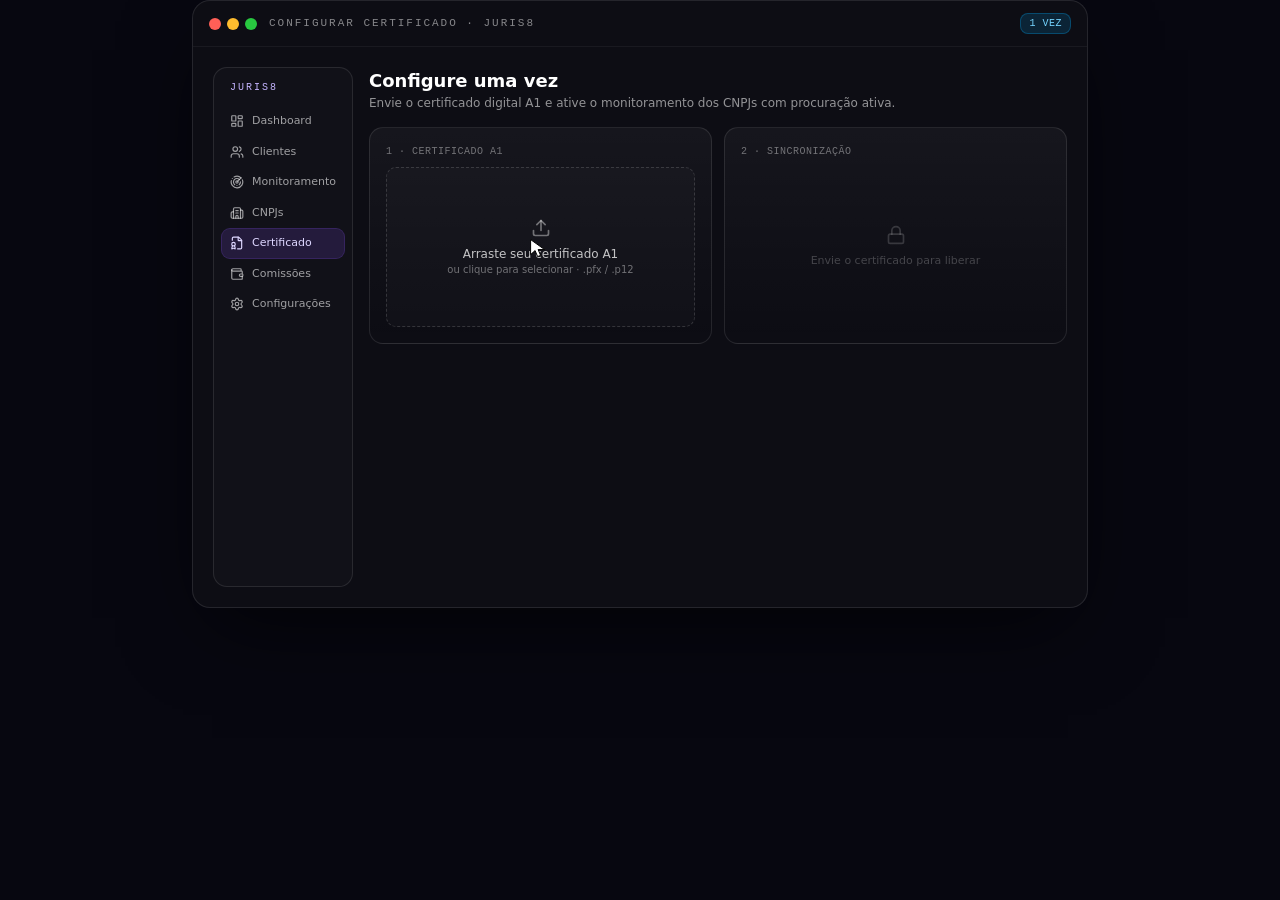
<file: site/mockup9-embed/dist/index.html>
<!doctype html>
<html lang="pt-BR">
  <head>
    <meta charset="UTF-8" />
    <meta name="viewport" content="width=device-width, initial-scale=1.0" />
    <title>Configurar certificado · Juris8</title>
    <script type="module" crossorigin src="./assets/index-D5YeOlk5.js"></script>
    <link rel="stylesheet" crossorigin href="./assets/index-BqpAtRty.css">
  </head>
  <body>
    <div id="root"></div>
  </body>
</html>
</file>
<file: site/mockup9-embed/dist/assets/index-BqpAtRty.css>
/*! tailwindcss v4.2.4 | MIT License | https://tailwindcss.com */
@layer properties{@supports (((-webkit-hyphens:none)) and (not (margin-trim:inline))) or ((-moz-orient:inline) and (not (color:rgb(from red r g b)))){*,:before,:after,::backdrop{--tw-space-y-reverse:0;--tw-divide-y-reverse:0;--tw-border-style:solid;--tw-gradient-position:initial;--tw-gradient-from:#0000;--tw-gradient-via:#0000;--tw-gradient-to:#0000;--tw-gradient-stops:initial;--tw-gradient-via-stops:initial;--tw-gradient-from-position:0%;--tw-gradient-via-position:50%;--tw-gradient-to-position:100%;--tw-font-weight:initial;--tw-tracking:initial;--tw-shadow:0 0 #0000;--tw-shadow-color:initial;--tw-shadow-alpha:100%;--tw-inset-shadow:0 0 #0000;--tw-inset-shadow-color:initial;--tw-inset-shadow-alpha:100%;--tw-ring-color:initial;--tw-ring-shadow:0 0 #0000;--tw-inset-ring-color:initial;--tw-inset-ring-shadow:0 0 #0000;--tw-ring-inset:initial;--tw-ring-offset-width:0px;--tw-ring-offset-color:#fff;--tw-ring-offset-shadow:0 0 #0000;--tw-backdrop-blur:initial;--tw-backdrop-brightness:initial;--tw-backdrop-contrast:initial;--tw-backdrop-grayscale:initial;--tw-backdrop-hue-rotate:initial;--tw-backdrop-invert:initial;--tw-backdrop-opacity:initial;--tw-backdrop-saturate:initial;--tw-backdrop-sepia:initial;--tw-animation-delay:0s;--tw-animation-direction:normal;--tw-animation-duration:initial;--tw-animation-fill-mode:none;--tw-animation-iteration-count:1;--tw-enter-opacity:1;--tw-enter-rotate:0;--tw-enter-scale:1;--tw-enter-translate-x:0;--tw-enter-translate-y:0;--tw-exit-opacity:1;--tw-exit-rotate:0;--tw-exit-scale:1;--tw-exit-translate-x:0;--tw-exit-translate-y:0}}}@layer theme{:root,:host{--font-sans:ui-sans-serif, system-ui, sans-serif, "Apple Color Emoji", "Segoe UI Emoji", "Segoe UI Symbol", "Noto Color Emoji";--font-mono:ui-monospace, SFMono-Regular, Menlo, Monaco, Consolas, "Liberation Mono", "Courier New", monospace;--color-amber-300:oklch(87.9% .169 91.605);--color-amber-500:oklch(76.9% .188 70.08);--color-emerald-100:oklch(95% .052 163.051);--color-emerald-200:oklch(90.5% .093 164.15);--color-emerald-300:oklch(84.5% .143 164.978);--color-emerald-400:oklch(76.5% .177 163.223);--color-emerald-500:oklch(69.6% .17 162.48);--color-sky-100:oklch(95.1% .026 236.824);--color-sky-300:oklch(82.8% .111 230.318);--color-sky-500:oklch(68.5% .169 237.323);--color-violet-100:oklch(94.3% .029 294.588);--color-violet-200:oklch(89.4% .057 293.283);--color-violet-300:oklch(81.1% .111 293.571);--color-violet-500:oklch(60.6% .25 292.717);--color-black:#000;--color-white:#fff;--spacing:.25rem;--container-4xl:56rem;--text-xs:.75rem;--text-xs--line-height:calc(1 / .75);--text-sm:.875rem;--text-sm--line-height:calc(1.25 / .875);--text-base:1rem;--text-base--line-height:calc(1.5 / 1);--text-lg:1.125rem;--text-lg--line-height:calc(1.75 / 1.125);--font-weight-medium:500;--font-weight-semibold:600;--tracking-wider:.05em;--tracking-widest:.1em;--animate-spin:spin 1s linear infinite;--blur-sm:8px;--default-transition-duration:.15s;--default-transition-timing-function:cubic-bezier(.4, 0, .2, 1);--default-font-family:var(--font-sans);--default-mono-font-family:var(--font-mono);--color-background:var(--background);--color-foreground:var(--foreground);--color-border:var(--border)}}@layer base{*,:after,:before,::backdrop{box-sizing:border-box;border:0 solid;margin:0;padding:0}::file-selector-button{box-sizing:border-box;border:0 solid;margin:0;padding:0}html,:host{-webkit-text-size-adjust:100%;tab-size:4;line-height:1.5;font-family:var(--default-font-family,ui-sans-serif, system-ui, sans-serif, "Apple Color Emoji", "Segoe UI Emoji", "Segoe UI Symbol", "Noto Color Emoji");font-feature-settings:var(--default-font-feature-settings,normal);font-variation-settings:var(--default-font-variation-settings,normal);-webkit-tap-highlight-color:transparent}hr{height:0;color:inherit;border-top-width:1px}abbr:where([title]){-webkit-text-decoration:underline dotted;text-decoration:underline dotted}h1,h2,h3,h4,h5,h6{font-size:inherit;font-weight:inherit}a{color:inherit;-webkit-text-decoration:inherit;-webkit-text-decoration:inherit;-webkit-text-decoration:inherit;-webkit-text-decoration:inherit;text-decoration:inherit}b,strong{font-weight:bolder}code,kbd,samp,pre{font-family:var(--default-mono-font-family,ui-monospace, SFMono-Regular, Menlo, Monaco, Consolas, "Liberation Mono", "Courier New", monospace);font-feature-settings:var(--default-mono-font-feature-settings,normal);font-variation-settings:var(--default-mono-font-variation-settings,normal);font-size:1em}small{font-size:80%}sub,sup{vertical-align:baseline;font-size:75%;line-height:0;position:relative}sub{bottom:-.25em}sup{top:-.5em}table{text-indent:0;border-color:inherit;border-collapse:collapse}:-moz-focusring{outline:auto}progress{vertical-align:baseline}summary{display:list-item}ol,ul,menu{list-style:none}img,svg,video,canvas,audio,iframe,embed,object{vertical-align:middle;display:block}img,video{max-width:100%;height:auto}button,input,select,optgroup,textarea{font:inherit;font-feature-settings:inherit;font-variation-settings:inherit;letter-spacing:inherit;color:inherit;opacity:1;background-color:#0000;border-radius:0}::file-selector-button{font:inherit;font-feature-settings:inherit;font-variation-settings:inherit;letter-spacing:inherit;color:inherit;opacity:1;background-color:#0000;border-radius:0}:where(select:is([multiple],[size])) optgroup{font-weight:bolder}:where(select:is([multiple],[size])) optgroup option{padding-inline-start:20px}::file-selector-button{margin-inline-end:4px}::placeholder{opacity:1}@supports (not ((-webkit-appearance:-apple-pay-button))) or (contain-intrinsic-size:1px){::placeholder{color:currentColor}@supports (color:color-mix(in lab, red, red)){::placeholder{color:color-mix(in oklab, currentcolor 50%, transparent)}}}textarea{resize:vertical}::-webkit-search-decoration{-webkit-appearance:none}::-webkit-date-and-time-value{min-height:1lh;text-align:inherit}::-webkit-datetime-edit{display:inline-flex}::-webkit-datetime-edit-fields-wrapper{padding:0}::-webkit-datetime-edit{padding-block:0}::-webkit-datetime-edit-year-field{padding-block:0}::-webkit-datetime-edit-month-field{padding-block:0}::-webkit-datetime-edit-day-field{padding-block:0}::-webkit-datetime-edit-hour-field{padding-block:0}::-webkit-datetime-edit-minute-field{padding-block:0}::-webkit-datetime-edit-second-field{padding-block:0}::-webkit-datetime-edit-millisecond-field{padding-block:0}::-webkit-datetime-edit-meridiem-field{padding-block:0}::-webkit-calendar-picker-indicator{line-height:1}:-moz-ui-invalid{box-shadow:none}button,input:where([type=button],[type=reset],[type=submit]){appearance:button}::file-selector-button{appearance:button}::-webkit-inner-spin-button{height:auto}::-webkit-outer-spin-button{height:auto}[hidden]:where(:not([hidden=until-found])){display:none!important}*{border-color:var(--color-border)}body{background-color:var(--color-background);color:var(--color-foreground)}}@layer components;@layer utilities{.visible{visibility:visible}.absolute{position:absolute}.relative{position:relative}.inset-0{inset:calc(var(--spacing) * 0)}.-top-2{top:calc(var(--spacing) * -2)}.-left-2{left:calc(var(--spacing) * -2)}.z-40{z-index:40}.mx-auto{margin-inline:auto}.mt-2{margin-top:calc(var(--spacing) * 2)}.mt-4{margin-top:calc(var(--spacing) * 4)}.mb-1{margin-bottom:calc(var(--spacing) * 1)}.mb-2{margin-bottom:calc(var(--spacing) * 2)}.mb-3{margin-bottom:calc(var(--spacing) * 3)}.flex{display:flex}.grid{display:grid}.hidden{display:none}.h-3{height:calc(var(--spacing) * 3)}.h-3\.5{height:calc(var(--spacing) * 3.5)}.h-4{height:calc(var(--spacing) * 4)}.h-5{height:calc(var(--spacing) * 5)}.h-6{height:calc(var(--spacing) * 6)}.h-\[160px\]{height:160px}.min-h-\[520px\]{min-height:520px}.min-h-screen{min-height:100vh}.w-3{width:calc(var(--spacing) * 3)}.w-3\.5{width:calc(var(--spacing) * 3.5)}.w-4{width:calc(var(--spacing) * 4)}.w-5{width:calc(var(--spacing) * 5)}.w-6{width:calc(var(--spacing) * 6)}.w-20{width:calc(var(--spacing) * 20)}.w-\[360px\]{width:360px}.w-full{width:100%}.w-px{width:1px}.max-w-4xl{max-width:var(--container-4xl)}.flex-1{flex:1}.animate-spin{animation:var(--animate-spin)}.grid-cols-2{grid-template-columns:repeat(2,minmax(0,1fr))}.grid-cols-3{grid-template-columns:repeat(3,minmax(0,1fr))}.grid-cols-\[140px_1fr\]{grid-template-columns:140px 1fr}.flex-col{flex-direction:column}.flex-wrap{flex-wrap:wrap}.items-center{align-items:center}.justify-between{justify-content:space-between}.justify-center{justify-content:center}.justify-end{justify-content:flex-end}.gap-1{gap:calc(var(--spacing) * 1)}.gap-1\.5{gap:calc(var(--spacing) * 1.5)}.gap-2{gap:calc(var(--spacing) * 2)}.gap-3{gap:calc(var(--spacing) * 3)}.gap-4{gap:calc(var(--spacing) * 4)}:where(.space-y-0\.5>:not(:last-child)){--tw-space-y-reverse:0;margin-block-start:calc(calc(var(--spacing) * .5) * var(--tw-space-y-reverse));margin-block-end:calc(calc(var(--spacing) * .5) * calc(1 - var(--tw-space-y-reverse)))}:where(.space-y-2>:not(:last-child)){--tw-space-y-reverse:0;margin-block-start:calc(calc(var(--spacing) * 2) * var(--tw-space-y-reverse));margin-block-end:calc(calc(var(--spacing) * 2) * calc(1 - var(--tw-space-y-reverse)))}:where(.space-y-3>:not(:last-child)){--tw-space-y-reverse:0;margin-block-start:calc(calc(var(--spacing) * 3) * var(--tw-space-y-reverse));margin-block-end:calc(calc(var(--spacing) * 3) * calc(1 - var(--tw-space-y-reverse)))}:where(.space-y-4>:not(:last-child)){--tw-space-y-reverse:0;margin-block-start:calc(calc(var(--spacing) * 4) * var(--tw-space-y-reverse));margin-block-end:calc(calc(var(--spacing) * 4) * calc(1 - var(--tw-space-y-reverse)))}:where(.divide-y>:not(:last-child)){--tw-divide-y-reverse:0;border-bottom-style:var(--tw-border-style);border-top-style:var(--tw-border-style);border-top-width:calc(1px * var(--tw-divide-y-reverse));border-bottom-width:calc(1px * calc(1 - var(--tw-divide-y-reverse)))}:where(.divide-white\/5>:not(:last-child)){border-color:#ffffff0d}@supports (color:color-mix(in lab, red, red)){:where(.divide-white\/5>:not(:last-child)){border-color:color-mix(in oklab, var(--color-white) 5%, transparent)}}.truncate{text-overflow:ellipsis;white-space:nowrap;overflow:hidden}.rounded{border-radius:.25rem}.rounded-2xl{border-radius:calc(var(--radius) + 8px)}.rounded-full{border-radius:3.40282e38px}.rounded-lg{border-radius:var(--radius)}.rounded-md{border-radius:calc(var(--radius) - 2px)}.rounded-xl{border-radius:calc(var(--radius) + 4px)}.border{border-style:var(--tw-border-style);border-width:1px}.border-t{border-top-style:var(--tw-border-style);border-top-width:1px}.border-b{border-bottom-style:var(--tw-border-style);border-bottom-width:1px}.border-dashed{--tw-border-style:dashed;border-style:dashed}.border-amber-500\/30{border-color:#f99c004d}@supports (color:color-mix(in lab, red, red)){.border-amber-500\/30{border-color:color-mix(in oklab, var(--color-amber-500) 30%, transparent)}}.border-emerald-500\/20{border-color:#00bb7f33}@supports (color:color-mix(in lab, red, red)){.border-emerald-500\/20{border-color:color-mix(in oklab, var(--color-emerald-500) 20%, transparent)}}.border-emerald-500\/30{border-color:#00bb7f4d}@supports (color:color-mix(in lab, red, red)){.border-emerald-500\/30{border-color:color-mix(in oklab, var(--color-emerald-500) 30%, transparent)}}.border-sky-500\/30{border-color:#00a5ef4d}@supports (color:color-mix(in lab, red, red)){.border-sky-500\/30{border-color:color-mix(in oklab, var(--color-sky-500) 30%, transparent)}}.border-sky-500\/40{border-color:#00a5ef66}@supports (color:color-mix(in lab, red, red)){.border-sky-500\/40{border-color:color-mix(in oklab, var(--color-sky-500) 40%, transparent)}}.border-violet-300{border-color:var(--color-violet-300)}.border-violet-500\/30{border-color:#8d54ff4d}@supports (color:color-mix(in lab, red, red)){.border-violet-500\/30{border-color:color-mix(in oklab, var(--color-violet-500) 30%, transparent)}}.border-white\/5{border-color:#ffffff0d}@supports (color:color-mix(in lab, red, red)){.border-white\/5{border-color:color-mix(in oklab, var(--color-white) 5%, transparent)}}.border-white\/10{border-color:#ffffff1a}@supports (color:color-mix(in lab, red, red)){.border-white\/10{border-color:color-mix(in oklab, var(--color-white) 10%, transparent)}}.border-white\/15{border-color:#ffffff26}@supports (color:color-mix(in lab, red, red)){.border-white\/15{border-color:color-mix(in oklab, var(--color-white) 15%, transparent)}}.bg-\[\#0e0e16\]\/95{background-color:oklab(16.7879% .00415865 -.0161209/.95)}.bg-\[\#28c840\]{background-color:#28c840}.bg-\[\#13131c\]{background-color:#13131c}.bg-\[\#070710\]{background-color:#070710}.bg-\[\#febc2e\]{background-color:#febc2e}.bg-\[\#ff5f57\]{background-color:#ff5f57}.bg-amber-500\/15{background-color:#f99c0026}@supports (color:color-mix(in lab, red, red)){.bg-amber-500\/15{background-color:color-mix(in oklab, var(--color-amber-500) 15%, transparent)}}.bg-black\/55{background-color:#0000008c}@supports (color:color-mix(in lab, red, red)){.bg-black\/55{background-color:color-mix(in oklab, var(--color-black) 55%, transparent)}}.bg-emerald-500\/10{background-color:#00bb7f1a}@supports (color:color-mix(in lab, red, red)){.bg-emerald-500\/10{background-color:color-mix(in oklab, var(--color-emerald-500) 10%, transparent)}}.bg-emerald-500\/15{background-color:#00bb7f26}@supports (color:color-mix(in lab, red, red)){.bg-emerald-500\/15{background-color:color-mix(in oklab, var(--color-emerald-500) 15%, transparent)}}.bg-emerald-500\/20{background-color:#00bb7f33}@supports (color:color-mix(in lab, red, red)){.bg-emerald-500\/20{background-color:color-mix(in oklab, var(--color-emerald-500) 20%, transparent)}}.bg-emerald-500\/\[0\.06\]{background-color:#00bb7f0f}@supports (color:color-mix(in lab, red, red)){.bg-emerald-500\/\[0\.06\]{background-color:color-mix(in oklab, var(--color-emerald-500) 6%, transparent)}}.bg-sky-500\/10{background-color:#00a5ef1a}@supports (color:color-mix(in lab, red, red)){.bg-sky-500\/10{background-color:color-mix(in oklab, var(--color-sky-500) 10%, transparent)}}.bg-sky-500\/15{background-color:#00a5ef26}@supports (color:color-mix(in lab, red, red)){.bg-sky-500\/15{background-color:color-mix(in oklab, var(--color-sky-500) 15%, transparent)}}.bg-violet-500{background-color:var(--color-violet-500)}.bg-violet-500\/15{background-color:#8d54ff26}@supports (color:color-mix(in lab, red, red)){.bg-violet-500\/15{background-color:color-mix(in oklab, var(--color-violet-500) 15%, transparent)}}.bg-violet-500\/90{background-color:#8d54ffe6}@supports (color:color-mix(in lab, red, red)){.bg-violet-500\/90{background-color:color-mix(in oklab, var(--color-violet-500) 90%, transparent)}}.bg-violet-500\/\[0\.08\]{background-color:#8d54ff14}@supports (color:color-mix(in lab, red, red)){.bg-violet-500\/\[0\.08\]{background-color:color-mix(in oklab, var(--color-violet-500) 8%, transparent)}}.bg-white\/10{background-color:#ffffff1a}@supports (color:color-mix(in lab, red, red)){.bg-white\/10{background-color:color-mix(in oklab, var(--color-white) 10%, transparent)}}.bg-white\/70{background-color:#ffffffb3}@supports (color:color-mix(in lab, red, red)){.bg-white\/70{background-color:color-mix(in oklab, var(--color-white) 70%, transparent)}}.bg-white\/\[0\.02\]{background-color:#ffffff05}@supports (color:color-mix(in lab, red, red)){.bg-white\/\[0\.02\]{background-color:color-mix(in oklab, var(--color-white) 2%, transparent)}}.bg-white\/\[0\.03\]{background-color:#ffffff08}@supports (color:color-mix(in lab, red, red)){.bg-white\/\[0\.03\]{background-color:color-mix(in oklab, var(--color-white) 3%, transparent)}}.bg-white\/\[0\.04\]{background-color:#ffffff0a}@supports (color:color-mix(in lab, red, red)){.bg-white\/\[0\.04\]{background-color:color-mix(in oklab, var(--color-white) 4%, transparent)}}.bg-gradient-to-b{--tw-gradient-position:to bottom in oklab;background-image:linear-gradient(var(--tw-gradient-stops))}.from-white\/\[0\.04\]{--tw-gradient-from:#ffffff0a}@supports (color:color-mix(in lab, red, red)){.from-white\/\[0\.04\]{--tw-gradient-from:color-mix(in oklab, var(--color-white) 4%, transparent)}}.from-white\/\[0\.04\]{--tw-gradient-stops:var(--tw-gradient-via-stops,var(--tw-gradient-position), var(--tw-gradient-from) var(--tw-gradient-from-position), var(--tw-gradient-to) var(--tw-gradient-to-position))}.to-transparent{--tw-gradient-to:transparent;--tw-gradient-stops:var(--tw-gradient-via-stops,var(--tw-gradient-position), var(--tw-gradient-from) var(--tw-gradient-from-position), var(--tw-gradient-to) var(--tw-gradient-to-position))}.p-2{padding:calc(var(--spacing) * 2)}.p-3{padding:calc(var(--spacing) * 3)}.p-4{padding:calc(var(--spacing) * 4)}.p-5{padding:calc(var(--spacing) * 5)}.px-1\.5{padding-inline:calc(var(--spacing) * 1.5)}.px-2{padding-inline:calc(var(--spacing) * 2)}.px-2\.5{padding-inline:calc(var(--spacing) * 2.5)}.px-3{padding-inline:calc(var(--spacing) * 3)}.px-4{padding-inline:calc(var(--spacing) * 4)}.py-0\.5{padding-block:calc(var(--spacing) * .5)}.py-1{padding-block:calc(var(--spacing) * 1)}.py-1\.5{padding-block:calc(var(--spacing) * 1.5)}.py-2{padding-block:calc(var(--spacing) * 2)}.py-3{padding-block:calc(var(--spacing) * 3)}.pt-1{padding-top:calc(var(--spacing) * 1)}.text-center{text-align:center}.text-right{text-align:right}.font-mono{font-family:var(--font-mono)}.text-base{font-size:var(--text-base);line-height:var(--tw-leading,var(--text-base--line-height))}.text-lg{font-size:var(--text-lg);line-height:var(--tw-leading,var(--text-lg--line-height))}.text-sm{font-size:var(--text-sm);line-height:var(--tw-leading,var(--text-sm--line-height))}.text-xs{font-size:var(--text-xs);line-height:var(--tw-leading,var(--text-xs--line-height))}.text-\[9px\]{font-size:9px}.text-\[10px\]{font-size:10px}.text-\[11px\]{font-size:11px}.font-medium{--tw-font-weight:var(--font-weight-medium);font-weight:var(--font-weight-medium)}.font-semibold{--tw-font-weight:var(--font-weight-semibold);font-weight:var(--font-weight-semibold)}.tracking-\[0\.2em\]{--tw-tracking:.2em;letter-spacing:.2em}.tracking-\[0\.18em\]{--tw-tracking:.18em;letter-spacing:.18em}.tracking-wider{--tw-tracking:var(--tracking-wider);letter-spacing:var(--tracking-wider)}.tracking-widest{--tw-tracking:var(--tracking-widest);letter-spacing:var(--tracking-widest)}.text-amber-300{color:var(--color-amber-300)}.text-emerald-100{color:var(--color-emerald-100)}.text-emerald-200\/70{color:#a4f4cfb3}@supports (color:color-mix(in lab, red, red)){.text-emerald-200\/70{color:color-mix(in oklab, var(--color-emerald-200) 70%, transparent)}}.text-emerald-300{color:var(--color-emerald-300)}.text-emerald-400{color:var(--color-emerald-400)}.text-sky-100{color:var(--color-sky-100)}.text-sky-300{color:var(--color-sky-300)}.text-violet-100{color:var(--color-violet-100)}.text-violet-200{color:var(--color-violet-200)}.text-violet-300{color:var(--color-violet-300)}.text-white{color:var(--color-white)}.text-white\/30{color:#ffffff4d}@supports (color:color-mix(in lab, red, red)){.text-white\/30{color:color-mix(in oklab, var(--color-white) 30%, transparent)}}.text-white\/35{color:#ffffff59}@supports (color:color-mix(in lab, red, red)){.text-white\/35{color:color-mix(in oklab, var(--color-white) 35%, transparent)}}.text-white\/40{color:#fff6}@supports (color:color-mix(in lab, red, red)){.text-white\/40{color:color-mix(in oklab, var(--color-white) 40%, transparent)}}.text-white\/45{color:#ffffff73}@supports (color:color-mix(in lab, red, red)){.text-white\/45{color:color-mix(in oklab, var(--color-white) 45%, transparent)}}.text-white\/50{color:#ffffff80}@supports (color:color-mix(in lab, red, red)){.text-white\/50{color:color-mix(in oklab, var(--color-white) 50%, transparent)}}.text-white\/55{color:#ffffff8c}@supports (color:color-mix(in lab, red, red)){.text-white\/55{color:color-mix(in oklab, var(--color-white) 55%, transparent)}}.text-white\/60{color:#fff9}@supports (color:color-mix(in lab, red, red)){.text-white\/60{color:color-mix(in oklab, var(--color-white) 60%, transparent)}}.text-white\/70{color:#ffffffb3}@supports (color:color-mix(in lab, red, red)){.text-white\/70{color:color-mix(in oklab, var(--color-white) 70%, transparent)}}.text-white\/75{color:#ffffffbf}@supports (color:color-mix(in lab, red, red)){.text-white\/75{color:color-mix(in oklab, var(--color-white) 75%, transparent)}}.text-white\/80{color:#fffc}@supports (color:color-mix(in lab, red, red)){.text-white\/80{color:color-mix(in oklab, var(--color-white) 80%, transparent)}}.text-white\/85{color:#ffffffd9}@supports (color:color-mix(in lab, red, red)){.text-white\/85{color:color-mix(in oklab, var(--color-white) 85%, transparent)}}.text-white\/90{color:#ffffffe6}@supports (color:color-mix(in lab, red, red)){.text-white\/90{color:color-mix(in oklab, var(--color-white) 90%, transparent)}}.uppercase{text-transform:uppercase}.shadow-2xl{--tw-shadow:0 25px 50px -12px var(--tw-shadow-color,#00000040);box-shadow:var(--tw-inset-shadow), var(--tw-inset-ring-shadow), var(--tw-ring-offset-shadow), var(--tw-ring-shadow), var(--tw-shadow)}.shadow-\[0_6px_16px_-6px_rgba\(139\,92\,246\,0\.8\)\]{--tw-shadow:0 6px 16px -6px var(--tw-shadow-color,#8b5cf6cc);box-shadow:var(--tw-inset-shadow), var(--tw-inset-ring-shadow), var(--tw-ring-offset-shadow), var(--tw-ring-shadow), var(--tw-shadow)}.shadow-\[0_8px_20px_-8px_rgba\(139\,92\,246\,0\.7\)\]{--tw-shadow:0 8px 20px -8px var(--tw-shadow-color,#8b5cf6b3);box-shadow:var(--tw-inset-shadow), var(--tw-inset-ring-shadow), var(--tw-ring-offset-shadow), var(--tw-ring-shadow), var(--tw-shadow)}.shadow-\[0_30px_80px_-20px_rgba\(0\,0\,0\,0\.7\)\]{--tw-shadow:0 30px 80px -20px var(--tw-shadow-color,#000000b3);box-shadow:var(--tw-inset-shadow), var(--tw-inset-ring-shadow), var(--tw-ring-offset-shadow), var(--tw-ring-shadow), var(--tw-shadow)}.ring-1{--tw-ring-shadow:var(--tw-ring-inset,) 0 0 0 calc(1px + var(--tw-ring-offset-width)) var(--tw-ring-color,currentcolor);box-shadow:var(--tw-inset-shadow), var(--tw-inset-ring-shadow), var(--tw-ring-offset-shadow), var(--tw-ring-shadow), var(--tw-shadow)}.ring-violet-500\/30{--tw-ring-color:#8d54ff4d}@supports (color:color-mix(in lab, red, red)){.ring-violet-500\/30{--tw-ring-color:color-mix(in oklab, var(--color-violet-500) 30%, transparent)}}.backdrop-blur{--tw-backdrop-blur:blur(8px);-webkit-backdrop-filter:var(--tw-backdrop-blur,) var(--tw-backdrop-brightness,) var(--tw-backdrop-contrast,) var(--tw-backdrop-grayscale,) var(--tw-backdrop-hue-rotate,) var(--tw-backdrop-invert,) var(--tw-backdrop-opacity,) var(--tw-backdrop-saturate,) var(--tw-backdrop-sepia,);backdrop-filter:var(--tw-backdrop-blur,) var(--tw-backdrop-brightness,) var(--tw-backdrop-contrast,) var(--tw-backdrop-grayscale,) var(--tw-backdrop-hue-rotate,) var(--tw-backdrop-invert,) var(--tw-backdrop-opacity,) var(--tw-backdrop-saturate,) var(--tw-backdrop-sepia,)}.backdrop-blur-sm{--tw-backdrop-blur:blur(var(--blur-sm));-webkit-backdrop-filter:var(--tw-backdrop-blur,) var(--tw-backdrop-brightness,) var(--tw-backdrop-contrast,) var(--tw-backdrop-grayscale,) var(--tw-backdrop-hue-rotate,) var(--tw-backdrop-invert,) var(--tw-backdrop-opacity,) var(--tw-backdrop-saturate,) var(--tw-backdrop-sepia,);backdrop-filter:var(--tw-backdrop-blur,) var(--tw-backdrop-brightness,) var(--tw-backdrop-contrast,) var(--tw-backdrop-grayscale,) var(--tw-backdrop-hue-rotate,) var(--tw-backdrop-invert,) var(--tw-backdrop-opacity,) var(--tw-backdrop-saturate,) var(--tw-backdrop-sepia,)}.transition{transition-property:color,background-color,border-color,outline-color,text-decoration-color,fill,stroke,--tw-gradient-from,--tw-gradient-via,--tw-gradient-to,opacity,box-shadow,transform,translate,scale,rotate,filter,-webkit-backdrop-filter,backdrop-filter,display,content-visibility,overlay,pointer-events;transition-timing-function:var(--tw-ease,var(--default-transition-timing-function));transition-duration:var(--tw-duration,var(--default-transition-duration))}@media (hover:hover){.hover\:bg-white\/5:hover{background-color:#ffffff0d}@supports (color:color-mix(in lab, red, red)){.hover\:bg-white\/5:hover{background-color:color-mix(in oklab, var(--color-white) 5%, transparent)}}}@media (width>=40rem){.sm\:inline{display:inline}}}@property --tw-animation-delay{syntax:"*";inherits:false;initial-value:0s}@property --tw-animation-direction{syntax:"*";inherits:false;initial-value:normal}@property --tw-animation-duration{syntax:"*";inherits:false}@property --tw-animation-fill-mode{syntax:"*";inherits:false;initial-value:none}@property --tw-animation-iteration-count{syntax:"*";inherits:false;initial-value:1}@property --tw-enter-opacity{syntax:"*";inherits:false;initial-value:1}@property --tw-enter-rotate{syntax:"*";inherits:false;initial-value:0}@property --tw-enter-scale{syntax:"*";inherits:false;initial-value:1}@property --tw-enter-translate-x{syntax:"*";inherits:false;initial-value:0}@property --tw-enter-translate-y{syntax:"*";inherits:false;initial-value:0}@property --tw-exit-opacity{syntax:"*";inherits:false;initial-value:1}@property --tw-exit-rotate{syntax:"*";inherits:false;initial-value:0}@property --tw-exit-scale{syntax:"*";inherits:false;initial-value:1}@property --tw-exit-translate-x{syntax:"*";inherits:false;initial-value:0}@property --tw-exit-translate-y{syntax:"*";inherits:false;initial-value:0}:root{--radius:.625rem;--background:oklch(100% 0 0);--foreground:oklch(12.9% .042 264.695);--card:oklch(100% 0 0);--card-foreground:oklch(12.9% .042 264.695);--popover:oklch(100% 0 0);--popover-foreground:oklch(12.9% .042 264.695);--primary:oklch(20.8% .042 265.755);--primary-foreground:oklch(98.4% .003 247.858);--secondary:oklch(96.8% .007 247.896);--secondary-foreground:oklch(20.8% .042 265.755);--muted:oklch(96.8% .007 247.896);--muted-foreground:oklch(55.4% .046 257.417);--accent:oklch(96.8% .007 247.896);--accent-foreground:oklch(20.8% .042 265.755);--destructive:oklch(57.7% .245 27.325);--destructive-foreground:oklch(98.4% .003 247.858);--border:oklch(92.9% .013 255.508);--input:oklch(92.9% .013 255.508);--ring:oklch(70.4% .04 256.788);--chart-1:oklch(64.6% .222 41.116);--chart-2:oklch(60% .118 184.704);--chart-3:oklch(39.8% .07 227.392);--chart-4:oklch(82.8% .189 84.429);--chart-5:oklch(76.9% .188 70.08);--sidebar:oklch(98.4% .003 247.858);--sidebar-foreground:oklch(12.9% .042 264.695);--sidebar-primary:oklch(20.8% .042 265.755);--sidebar-primary-foreground:oklch(98.4% .003 247.858);--sidebar-accent:oklch(96.8% .007 247.896);--sidebar-accent-foreground:oklch(20.8% .042 265.755);--sidebar-border:oklch(92.9% .013 255.508);--sidebar-ring:oklch(70.4% .04 256.788)}.dark{--background:oklch(12.9% .042 264.695);--foreground:oklch(98.4% .003 247.858);--card:oklch(20.8% .042 265.755);--card-foreground:oklch(98.4% .003 247.858);--popover:oklch(20.8% .042 265.755);--popover-foreground:oklch(98.4% .003 247.858);--primary:oklch(92.9% .013 255.508);--primary-foreground:oklch(20.8% .042 265.755);--secondary:oklch(27.9% .041 260.031);--secondary-foreground:oklch(98.4% .003 247.858);--muted:oklch(27.9% .041 260.031);--muted-foreground:oklch(70.4% .04 256.788);--accent:oklch(27.9% .041 260.031);--accent-foreground:oklch(98.4% .003 247.858);--destructive:oklch(70.4% .191 22.216);--destructive-foreground:oklch(98.4% .003 247.858);--border:oklch(100% 0 0/.1);--input:oklch(100% 0 0/.15);--ring:oklch(55.1% .027 264.364);--chart-1:oklch(48.8% .243 264.376);--chart-2:oklch(69.6% .17 162.48);--chart-3:oklch(76.9% .188 70.08);--chart-4:oklch(62.7% .265 303.9);--chart-5:oklch(64.5% .246 16.439);--sidebar:oklch(20.8% .042 265.755);--sidebar-foreground:oklch(98.4% .003 247.858);--sidebar-primary:oklch(48.8% .243 264.376);--sidebar-primary-foreground:oklch(98.4% .003 247.858);--sidebar-accent:oklch(27.9% .041 260.031);--sidebar-accent-foreground:oklch(98.4% .003 247.858);--sidebar-border:oklch(100% 0 0/.1);--sidebar-ring:oklch(55.1% .027 264.364)}@property --tw-space-y-reverse{syntax:"*";inherits:false;initial-value:0}@property --tw-divide-y-reverse{syntax:"*";inherits:false;initial-value:0}@property --tw-border-style{syntax:"*";inherits:false;initial-value:solid}@property --tw-gradient-position{syntax:"*";inherits:false}@property --tw-gradient-from{syntax:"<color>";inherits:false;initial-value:#0000}@property --tw-gradient-via{syntax:"<color>";inherits:false;initial-value:#0000}@property --tw-gradient-to{syntax:"<color>";inherits:false;initial-value:#0000}@property --tw-gradient-stops{syntax:"*";inherits:false}@property --tw-gradient-via-stops{syntax:"*";inherits:false}@property --tw-gradient-from-position{syntax:"<length-percentage>";inherits:false;initial-value:0%}@property --tw-gradient-via-position{syntax:"<length-percentage>";inherits:false;initial-value:50%}@property --tw-gradient-to-position{syntax:"<length-percentage>";inherits:false;initial-value:100%}@property --tw-font-weight{syntax:"*";inherits:false}@property --tw-tracking{syntax:"*";inherits:false}@property --tw-shadow{syntax:"*";inherits:false;initial-value:0 0 #0000}@property --tw-shadow-color{syntax:"*";inherits:false}@property --tw-shadow-alpha{syntax:"<percentage>";inherits:false;initial-value:100%}@property --tw-inset-shadow{syntax:"*";inherits:false;initial-value:0 0 #0000}@property --tw-inset-shadow-color{syntax:"*";inherits:false}@property --tw-inset-shadow-alpha{syntax:"<percentage>";inherits:false;initial-value:100%}@property --tw-ring-color{syntax:"*";inherits:false}@property --tw-ring-shadow{syntax:"*";inherits:false;initial-value:0 0 #0000}@property --tw-inset-ring-color{syntax:"*";inherits:false}@property --tw-inset-ring-shadow{syntax:"*";inherits:false;initial-value:0 0 #0000}@property --tw-ring-inset{syntax:"*";inherits:false}@property --tw-ring-offset-width{syntax:"<length>";inherits:false;initial-value:0}@property --tw-ring-offset-color{syntax:"*";inherits:false;initial-value:#fff}@property --tw-ring-offset-shadow{syntax:"*";inherits:false;initial-value:0 0 #0000}@property --tw-backdrop-blur{syntax:"*";inherits:false}@property --tw-backdrop-brightness{syntax:"*";inherits:false}@property --tw-backdrop-contrast{syntax:"*";inherits:false}@property --tw-backdrop-grayscale{syntax:"*";inherits:false}@property --tw-backdrop-hue-rotate{syntax:"*";inherits:false}@property --tw-backdrop-invert{syntax:"*";inherits:false}@property --tw-backdrop-opacity{syntax:"*";inherits:false}@property --tw-backdrop-saturate{syntax:"*";inherits:false}@property --tw-backdrop-sepia{syntax:"*";inherits:false}@keyframes spin{to{transform:rotate(360deg)}}
</file>
